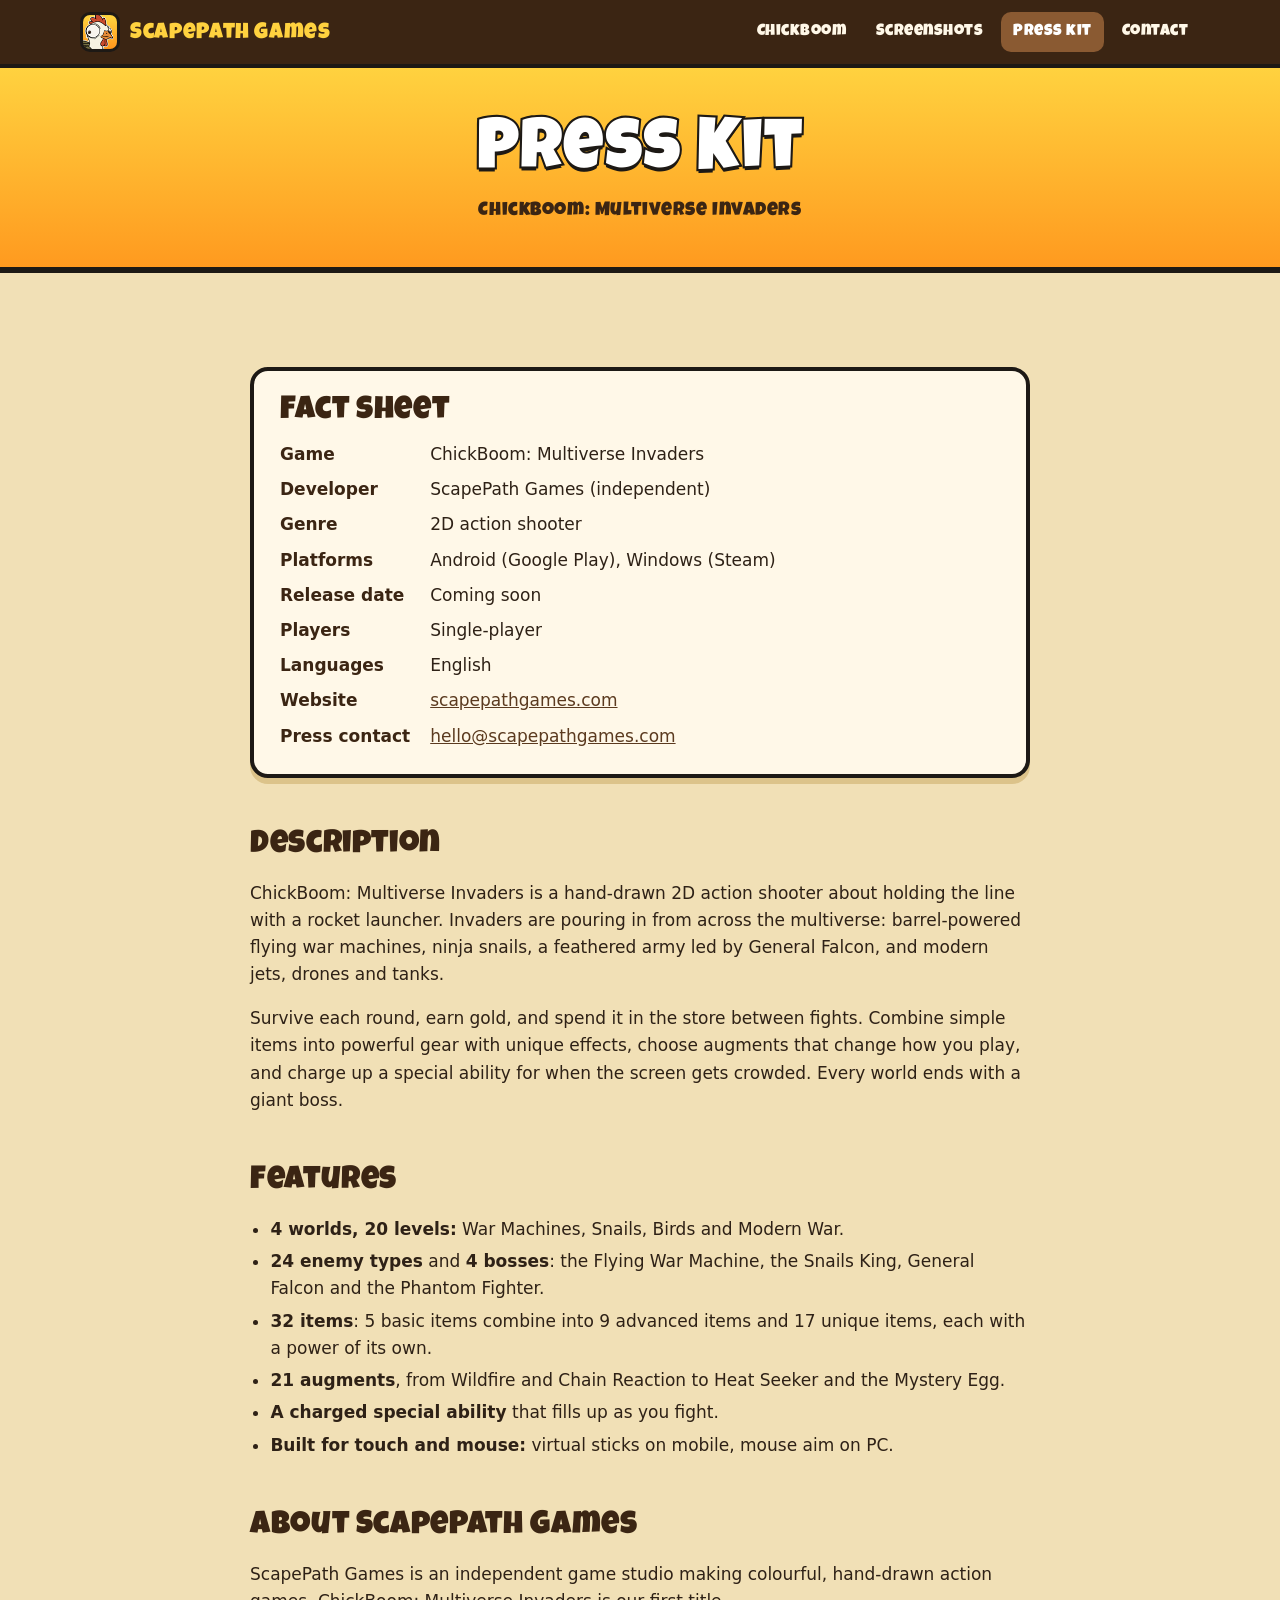
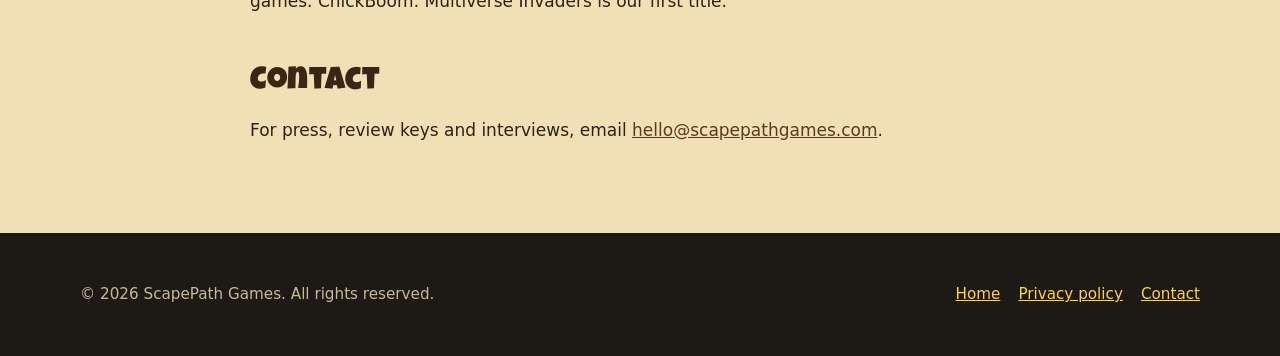
<file: press.html>
<!doctype html>
<html lang="en">
<head>
  <meta charset="utf-8">
  <meta name="viewport" content="width=device-width, initial-scale=1">
  <title>Press Kit | ChickBoom by ScapePath Games</title>
  <meta name="description" content="Press kit for ChickBoom: Multiverse Invaders by ScapePath Games: fact sheet, description, features and contact.">
  <meta name="theme-color" content="#3b2513">
  <link rel="canonical" href="https://scapepathgames.com/press.html">
  <link rel="icon" type="image/png" href="images/favicon-64.png">
  <link rel="apple-touch-icon" href="images/apple-touch-icon.png">
  <link rel="stylesheet" href="css/style.css">
  <meta property="og:title" content="ChickBoom Press Kit">
  <meta property="og:image" content="https://scapepathgames.com/images/chickboom-banner.jpg">
</head>
<body>
  <a class="visually-hidden" href="#main">Skip to content</a>
  <header class="site-header">
    <div class="wrap">
      <a class="brand" href="./" aria-label="ScapePath Games home">
        <img src="images/favicon-64.png" alt="" width="40" height="40">
        <span>ScapePath Games</span>
      </a>
      <nav class="nav" aria-label="Main">
        <a href="./#chickboom">ChickBoom</a>
        <a href="./#screenshots">Screenshots</a>
        <a href="press.html" aria-current="page">Press kit</a>
        <a href="./#contact">Contact</a>
      </nav>
    </div>
  </header>

  <main id="main">
    <div class="page-hero">
      <div class="wrap">
        <h1 class="outlined">Press Kit</h1>
        <p>ChickBoom: Multiverse Invaders</p>
      </div>
    </div>

    <section>
      <div class="wrap prose">
        <div class="panel">
          <h2 style="margin-top:0">Fact sheet</h2>
          <dl class="facts">
            <dt>Game</dt><dd>ChickBoom: Multiverse Invaders</dd>
            <dt>Developer</dt><dd>ScapePath Games (independent)</dd>
            <dt>Genre</dt><dd>2D action shooter</dd>
            <dt>Platforms</dt><dd>Android (Google Play), Windows (Steam)</dd>
            <dt>Release date</dt><dd>Coming soon</dd>
            <dt>Players</dt><dd>Single-player</dd>
            <dt>Languages</dt><dd>English</dd>
            <dt>Website</dt><dd><a href="https://scapepathgames.com">scapepathgames.com</a></dd>
            <dt>Press contact</dt><dd><a href="mailto:hello@scapepathgames.com">hello@scapepathgames.com</a></dd>
          </dl>
        </div>

        <h2>Description</h2>
        <p>
          ChickBoom: Multiverse Invaders is a hand-drawn 2D action shooter about holding the line with a
          rocket launcher. Invaders are pouring in from across the multiverse: barrel-powered
          flying war machines, ninja snails, a feathered army led by General Falcon, and modern jets,
          drones and tanks.
        </p>
        <p>
          Survive each round, earn gold, and spend it in the store between fights. Combine simple items
          into powerful gear with unique effects, choose augments that change how you play, and charge
          up a special ability for when the screen gets crowded. Every world ends with a giant boss.
        </p>

        <h2>Features</h2>
        <ul>
          <li><strong>4 worlds, 20 levels:</strong> War Machines, Snails, Birds and Modern War.</li>
          <li><strong>24 enemy types</strong> and <strong>4 bosses</strong>: the Flying War Machine, the Snails King, General Falcon and the Phantom Fighter.</li>
          <li><strong>32 items</strong>: 5 basic items combine into 9 advanced items and 17 unique items, each with a power of its own.</li>
          <li><strong>21 augments</strong>, from Wildfire and Chain Reaction to Heat Seeker and the Mystery Egg.</li>
          <li><strong>A charged special ability</strong> that fills up as you fight.</li>
          <li><strong>Built for touch and mouse:</strong> virtual sticks on mobile, mouse aim on PC.</li>
        </ul>

        <h2>About ScapePath Games</h2>
        <p>
          ScapePath Games is an independent game studio making colourful, hand-drawn action games.
          ChickBoom: Multiverse Invaders is our first title.
        </p>

        <h2>Contact</h2>
        <p>For press, review keys and interviews, email <a href="mailto:hello@scapepathgames.com">hello@scapepathgames.com</a>.</p>
      </div>
    </section>
  </main>

  <footer class="site-footer">
    <div class="wrap">
      <p>&copy; 2026 ScapePath Games. All rights reserved.</p>
      <nav aria-label="Footer">
        <a href="./">Home</a>
        <a href="privacy.html">Privacy policy</a>
        <a href="mailto:hello@scapepathgames.com">Contact</a>
      </nav>
    </div>
  </footer>
</body>
</html>
</file>
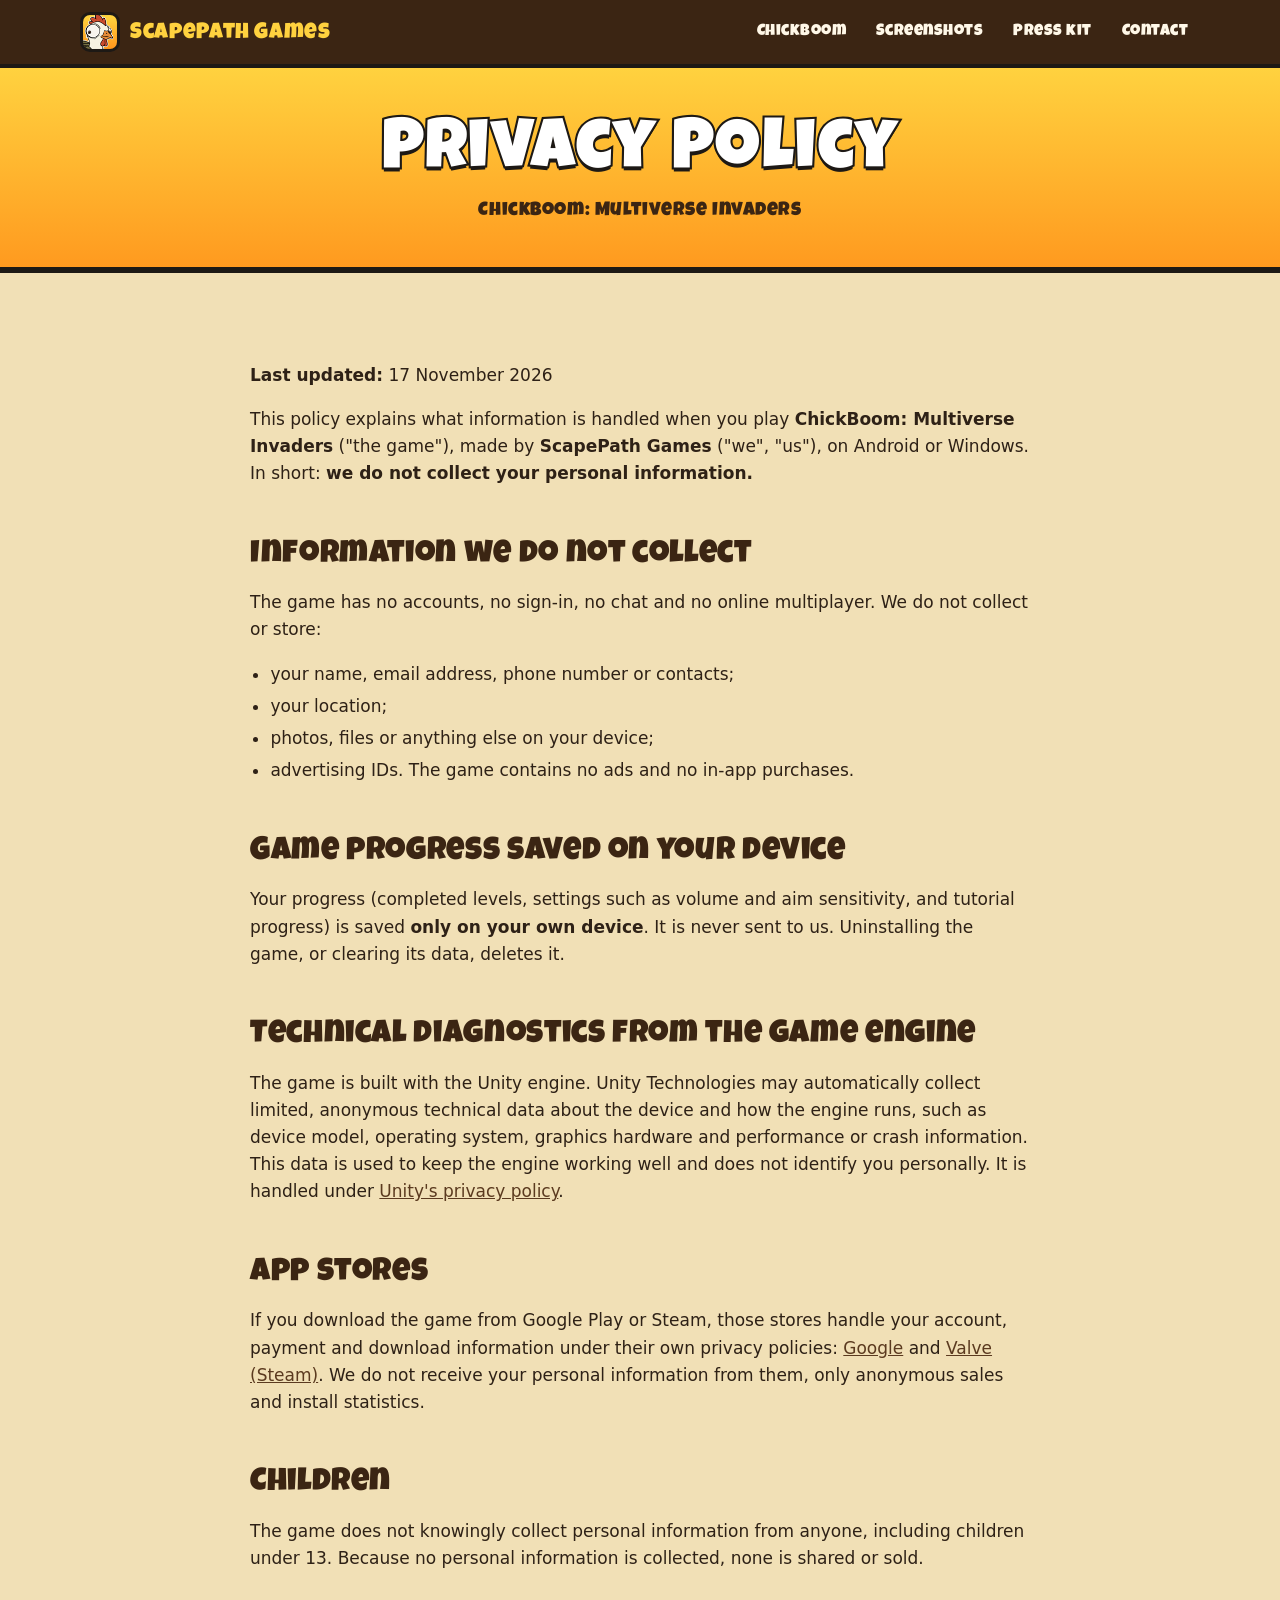
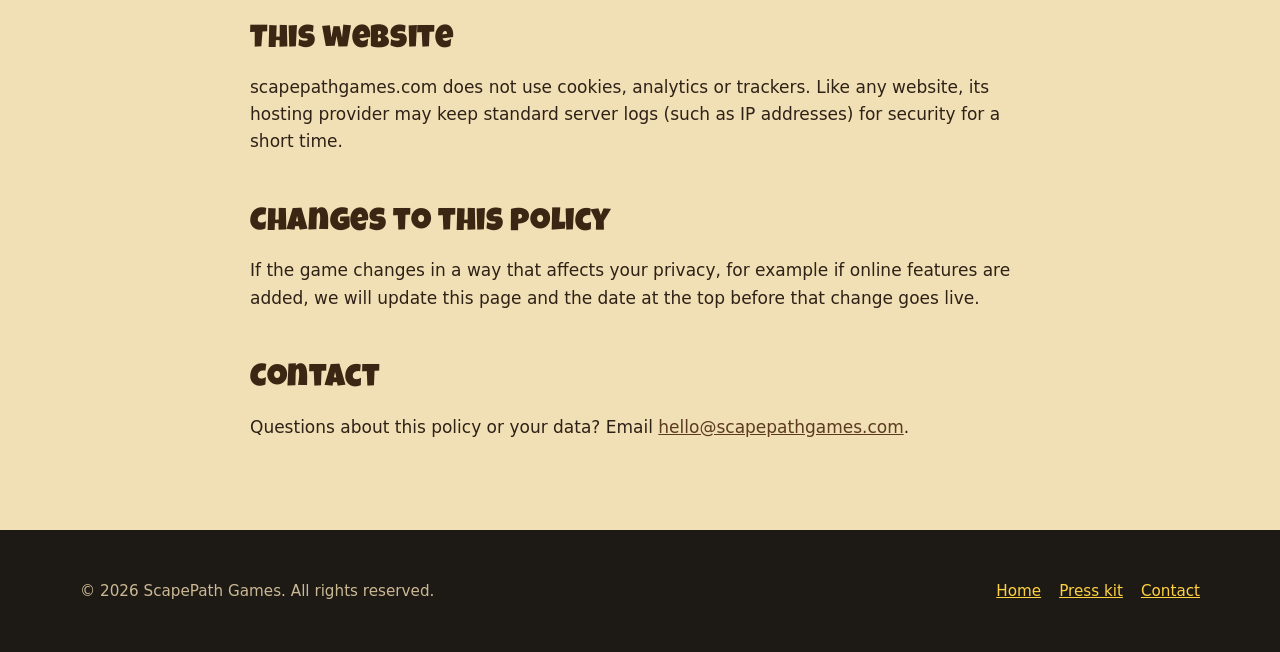
<file: privacy.html>
<!doctype html>
<html lang="en">
<head>
  <meta charset="utf-8">
  <meta name="viewport" content="width=device-width, initial-scale=1">
  <title>Privacy Policy | ScapePath Games</title>
  <meta name="description" content="Privacy policy for ChickBoom: Multiverse Invaders and other games by ScapePath Games.">
  <meta name="theme-color" content="#3b2513">
  <link rel="canonical" href="https://scapepathgames.com/privacy.html">
  <link rel="icon" type="image/png" href="images/favicon-64.png">
  <link rel="apple-touch-icon" href="images/apple-touch-icon.png">
  <link rel="stylesheet" href="css/style.css">
</head>
<body>
  <a class="visually-hidden" href="#main">Skip to content</a>
  <header class="site-header">
    <div class="wrap">
      <a class="brand" href="./" aria-label="ScapePath Games home">
        <img src="images/favicon-64.png" alt="" width="40" height="40">
        <span>ScapePath Games</span>
      </a>
      <nav class="nav" aria-label="Main">
        <a href="./#chickboom">ChickBoom</a>
        <a href="./#screenshots">Screenshots</a>
        <a href="press.html">Press kit</a>
        <a href="./#contact">Contact</a>
      </nav>
    </div>
  </header>

  <main id="main">
    <div class="page-hero">
      <div class="wrap">
        <h1 class="outlined">Privacy Policy</h1>
        <p>ChickBoom: Multiverse Invaders</p>
      </div>
    </div>

    <section>
      <div class="wrap prose">
        <p><strong>Last updated:</strong> 17 November 2026</p>
        <p>
          This policy explains what information is handled when you play
          <strong>ChickBoom: Multiverse Invaders</strong> ("the game"), made by
          <strong>ScapePath Games</strong> ("we", "us"), on Android or Windows.
          In short: <strong>we do not collect your personal information.</strong>
        </p>

        <h2>Information we do not collect</h2>
        <p>The game has no accounts, no sign-in, no chat and no online multiplayer. We do not collect or store:</p>
        <ul>
          <li>your name, email address, phone number or contacts;</li>
          <li>your location;</li>
          <li>photos, files or anything else on your device;</li>
          <li>advertising IDs. The game contains no ads and no in-app purchases.</li>
        </ul>

        <h2>Game progress saved on your device</h2>
        <p>
          Your progress (completed levels, settings such as volume and aim sensitivity, and tutorial progress)
          is saved <strong>only on your own device</strong>. It is never sent to us. Uninstalling the game,
          or clearing its data, deletes it.
        </p>

        <h2>Technical diagnostics from the game engine</h2>
        <p>
          The game is built with the Unity engine. Unity Technologies may automatically collect limited,
          anonymous technical data about the device and how the engine runs, such as device model,
          operating system, graphics hardware and performance or crash information. This data is used to
          keep the engine working well and does not identify you personally. It is handled under
          <a href="https://unity.com/legal/game-player-and-app-user-privacy-policy" rel="noopener">Unity's privacy policy</a>.
        </p>

        <h2>App stores</h2>
        <p>
          If you download the game from Google Play or Steam, those stores handle your account, payment and
          download information under their own privacy policies:
          <a href="https://policies.google.com/privacy" rel="noopener">Google</a> and
          <a href="https://store.steampowered.com/privacy_agreement/" rel="noopener">Valve (Steam)</a>.
          We do not receive your personal information from them, only anonymous sales and install statistics.
        </p>

        <h2>Children</h2>
        <p>
          The game does not knowingly collect personal information from anyone, including children under 13.
          Because no personal information is collected, none is shared or sold.
        </p>

        <h2>This website</h2>
        <p>
          scapepathgames.com does not use cookies, analytics or trackers. Like any website, its hosting
          provider may keep standard server logs (such as IP addresses) for security for a short time.
        </p>

        <h2>Changes to this policy</h2>
        <p>
          If the game changes in a way that affects your privacy, for example if online features are added,
          we will update this page and the date at the top before that change goes live.
        </p>

        <h2>Contact</h2>
        <p>
          Questions about this policy or your data? Email
          <a href="mailto:hello@scapepathgames.com">hello@scapepathgames.com</a>.
        </p>
      </div>
    </section>
  </main>

  <footer class="site-footer">
    <div class="wrap">
      <p>&copy; 2026 ScapePath Games. All rights reserved.</p>
      <nav aria-label="Footer">
        <a href="./">Home</a>
        <a href="press.html">Press kit</a>
        <a href="mailto:hello@scapepathgames.com">Contact</a>
      </nav>
    </div>
  </footer>
</body>
</html>
</file>
<file: css/style.css>
/* ScapePath Games: styled after ChickBoom itself — warm orange sky, dark wood frames, parchment cards,
   Luckiest Guy headings with a thick ink outline, like the game's UI. */

@font-face {
  font-family: "Luckiest Guy";
  src: url("../fonts/LuckiestGuy-Regular.ttf") format("truetype");
  font-display: swap;
}

:root {
  --sun: #ffd23f;
  --orange: #ff9a1f;
  --orange-deep: #f07c12;
  --ink: #1d1915;
  --wood: #5b3a1f;
  --wood-dark: #3b2513;
  --wood-light: #8a5a32;
  --parchment: #f1e0b6;
  --parchment-dark: #dcc38a;
  --cream: #fff8e8;
  --green: #4e8a2c;
  --green-dark: #35631b;
  --red: #c8463a;
  --text: #2e2116;
  --muted: #6b5640;
  --radius: 18px;
  --wrap: 1120px;
  --display: "Luckiest Guy", "Arial Rounded MT Bold", "Trebuchet MS", sans-serif;
  --body: system-ui, -apple-system, "Segoe UI", Roboto, "Helvetica Neue", Arial, sans-serif;
}

* { box-sizing: border-box; }
html { scroll-behavior: smooth; }
body {
  margin: 0;
  font-family: var(--body);
  font-size: 17px;
  line-height: 1.6;
  color: var(--text);
  background: var(--parchment);
  -webkit-font-smoothing: antialiased;
}
img { max-width: 100%; height: auto; display: block; }
a { color: var(--wood); }
a:hover { color: var(--orange-deep); }
.wrap { width: min(var(--wrap), 100% - 32px); margin-inline: auto; }
.visually-hidden { position: absolute; width: 1px; height: 1px; overflow: hidden; clip: rect(0 0 0 0); white-space: nowrap; }

/* Headings: game-style outlined lettering */
.display, h1, h2, h3 { font-family: var(--display); font-weight: 400; letter-spacing: 0.02em; line-height: 1.05; margin: 0 0 0.4em; }
.outlined {
  color: #fff;
  -webkit-text-stroke: 0.06em var(--ink);
  paint-order: stroke fill;
  text-shadow: 0 0.06em 0 var(--ink);
}
h2 { font-size: clamp(2rem, 4.5vw, 3rem); color: var(--wood-dark); }
h3 { font-size: 1.35rem; color: var(--wood-dark); }

/* ---------- Header ---------- */
.site-header {
  position: sticky; top: 0; z-index: 20;
  background: var(--wood-dark);
  border-bottom: 4px solid var(--ink);
}
.site-header .wrap { display: flex; align-items: center; justify-content: space-between; gap: 16px; min-height: 64px; }
.brand { display: flex; align-items: center; gap: 10px; text-decoration: none; }
.brand img { width: 40px; height: 40px; border-radius: 10px; border: 3px solid var(--ink); }
.brand span { font-family: var(--display); font-size: 1.35rem; color: var(--sun); letter-spacing: 0.03em; line-height: 1; padding-top: 4px; }
.nav { display: flex; gap: 6px; flex-wrap: wrap; justify-content: flex-end; }
.nav a {
  font-family: var(--display); font-size: 1rem; letter-spacing: 0.03em;
  color: var(--cream); text-decoration: none; padding: 8px 12px 6px; border-radius: 10px;
}
.nav a:hover, .nav a[aria-current="page"] { background: var(--wood-light); color: #fff; }

/* ---------- Hero ---------- */
.hero {
  position: relative; overflow: hidden;
  background: linear-gradient(180deg, var(--sun) 0%, var(--orange) 100%);
  border-bottom: 6px solid var(--ink);
}
.hero .wrap { position: relative; z-index: 1; display: grid; grid-template-columns: 1.15fr 0.85fr; align-items: center; gap: 24px; padding-block: 56px 40px; }
/* Soft sun rays, centered on the hero character at every screen width (the hero clips them) */
.hero-art { position: relative; }
.hero-art::before {
  content: ""; position: absolute; left: 50%; top: 50%; width: 400vmax; height: 400vmax; transform: translate(-50%, -50%);
  background: repeating-conic-gradient(from 0deg, rgba(255,255,255,0.10) 0 8deg, transparent 8deg 22deg);
  z-index: -1; pointer-events: none;
}
.eyebrow {
  display: inline-block; font-family: var(--display); font-size: 0.95rem; letter-spacing: 0.06em;
  background: var(--wood-dark); color: var(--sun); padding: 7px 14px 4px; border-radius: 999px; border: 3px solid var(--ink);
}
.hero h1 { font-size: clamp(3.4rem, 10vw, 6.8rem); margin: 18px 0 6px; }
.tagline { font-family: var(--display); font-size: clamp(1.3rem, 3.2vw, 2rem); color: var(--wood-dark); margin: 0 0 18px; letter-spacing: 0.03em; }
.hero p.lead { font-size: 1.12rem; max-width: 34em; color: #3a2a12; margin: 0 0 26px; }
.hero-art img { position: relative; width: 100%; max-width: 460px; margin-inline: auto; filter: drop-shadow(0 14px 0 rgba(29,25,21,0.18)); animation: bob 4s ease-in-out infinite; }
@keyframes bob { 0%,100% { transform: translateY(0) rotate(-1deg); } 50% { transform: translateY(-10px) rotate(1deg); } }
@media (prefers-reduced-motion: reduce) { .hero-art img { animation: none; } html { scroll-behavior: auto; } }

/* Store buttons (game-style chunky buttons) */
.stores { display: flex; flex-wrap: wrap; gap: 12px; }
.store-btn {
  display: inline-flex; align-items: center; gap: 12px;
  padding: 10px 18px 10px 14px; min-height: 58px;
  background: var(--ink); color: #fff; text-decoration: none;
  border-radius: 14px; border: 3px solid var(--ink);
  box-shadow: 0 5px 0 rgba(0,0,0,0.35);
  transition: transform 0.12s ease, box-shadow 0.12s ease;
}
.store-btn:hover { color: #fff; transform: translateY(-2px); box-shadow: 0 7px 0 rgba(0,0,0,0.35); }
.store-btn svg { width: 28px; height: 28px; flex: none; }
.store-btn small { display: block; font-size: 0.72rem; opacity: 0.8; letter-spacing: 0.04em; text-transform: uppercase; line-height: 1.2; }
.store-btn strong { display: block; font-size: 1.15rem; line-height: 1.15; }
.store-btn.soon { cursor: default; }
.store-btn.soon:hover { transform: none; box-shadow: 0 5px 0 rgba(0,0,0,0.35); }

/* ---------- Sections ---------- */
section { padding-block: 72px; }
.section-head { text-align: center; max-width: 720px; margin: 0 auto 40px; }
.section-head p { color: var(--muted); margin: 0; font-size: 1.08rem; }

.stats { display: grid; grid-template-columns: repeat(4, 1fr); gap: 14px; margin-top: 36px; }
.stat {
  text-align: center; background: var(--wood); color: var(--cream);
  border: 4px solid var(--ink); border-radius: var(--radius); padding: 16px 10px 12px;
  box-shadow: inset 0 0 0 3px var(--wood-light);
}
.stat b { display: block; font-family: var(--display); font-weight: 400; font-size: 2.4rem; color: var(--sun); line-height: 1; padding-top: 4px; }
.stat span { font-size: 0.95rem; }

/* Parchment cards */
.cards { display: grid; grid-template-columns: repeat(3, 1fr); gap: 20px; }
.card {
  background: var(--cream);
  border: 4px solid var(--ink); border-radius: var(--radius);
  padding: 22px 22px 20px;
  box-shadow: 0 6px 0 var(--parchment-dark);
}
.card img { width: 84px; height: 84px; object-fit: contain; margin-bottom: 10px; }
.card p { margin: 0; color: var(--muted); }

/* Filter buttons (augment types, item tiers) */
.filters { display: flex; flex-wrap: wrap; justify-content: center; gap: 8px; margin: -12px 0 28px; }
.filters button {
  font-family: var(--display); font-size: 1rem; letter-spacing: 0.03em; cursor: pointer;
  padding: 9px 16px 6px; border-radius: 999px; border: 3px solid var(--ink);
  background: var(--cream); color: var(--wood-dark); box-shadow: 0 3px 0 rgba(0,0,0,0.25);
}
.filters button[aria-pressed="true"] { background: var(--sun); color: var(--ink); }
.filters button:focus-visible { outline: 3px solid var(--sun); outline-offset: 2px; }
[hidden] { display: none !important; }

/* Augment cards: the art sits on the card color the game uses for its type */
.aug-grid { display: grid; grid-template-columns: repeat(3, 1fr); gap: 16px; }
.aug {
  display: grid; grid-template-columns: 64px 1fr; gap: 14px; align-items: start;
  background: var(--cream); color: var(--text); border: 4px solid var(--ink); border-radius: var(--radius); padding: 16px;
  box-shadow: 0 6px 0 rgba(0,0,0,0.25);
}
.aug-icon { width: 64px; height: 64px; border-radius: 14px; border: 3px solid var(--ink); display: grid; place-items: center; background: var(--type); }
.aug-icon img { width: 46px; height: 46px; }
.aug-health { --type: #962d2d; } .aug-power { --type: #7a4a1c; } .aug-special { --type: #1e3852; }
.aug h3 { font-size: 1.15rem; margin: 2px 0 4px; color: var(--type); }
.tag { display: inline-block; font-size: 0.75rem; font-weight: 700; letter-spacing: 0.05em; text-transform: uppercase; color: #fff; background: var(--type); border-radius: 999px; padding: 2px 9px; }
.aug ul { list-style: none; margin: 8px 0 0; padding: 0; font-size: 0.93rem; line-height: 1.45; }
.aug li { margin: 3px 0; padding-left: 14px; position: relative; }
.aug li::before { content: ""; position: absolute; left: 0; top: 0.55em; width: 6px; height: 6px; border-radius: 50%; background: var(--green); }
.aug li b { color: var(--green-dark); }
.aug li.bad { color: var(--red); }
.aug li.bad::before { background: var(--red); }

/* Item cards: stats, the unique power, what it's built from and what it builds into */
.item-grid { display: grid; grid-template-columns: repeat(3, 1fr); gap: 16px; }
.item {
  background: var(--cream); border: 4px solid var(--ink); border-radius: var(--radius); padding: 16px 16px 14px;
  box-shadow: 0 6px 0 var(--parchment-dark);
}
.item-unique { box-shadow: 0 6px 0 #d9a52a; }
.item-head { display: flex; align-items: center; gap: 12px; }
.item-head img { width: 64px; height: 64px; flex: none; }
.item h3 { font-size: 1.2rem; margin: 0 0 2px; }
.cost { font-weight: 700; font-size: 0.88rem; color: #a26a00; }
.stats-line { display: flex; flex-wrap: wrap; gap: 6px; margin: 10px 0 0; }
.stats-line span { font-size: 0.8rem; font-weight: 700; background: var(--parchment); border: 2px solid var(--parchment-dark); border-radius: 8px; padding: 1px 7px; }
.passive { margin-top: 10px; font-size: 0.92rem; line-height: 1.45; background: #fff3d0; border-left: 4px solid #d9a52a; border-radius: 6px; padding: 7px 10px; }
.passive b { color: var(--wood-dark); }
.recipe { display: flex; flex-wrap: wrap; align-items: center; gap: 4px 6px; margin: 10px 0 0; font-size: 0.85rem; }
.recipe .label { width: 100%; font-size: 0.72rem; font-weight: 700; letter-spacing: 0.05em; text-transform: uppercase; color: var(--muted); }
.part { display: inline-flex; align-items: center; gap: 4px; background: #fff; border: 2px solid var(--parchment-dark); border-radius: 999px; padding: 1px 9px 1px 2px; }
.part img { width: 26px; height: 26px; }
.plus { font-weight: 700; color: var(--muted); }

/* Wooden band */
.band { background: var(--wood); border-block: 6px solid var(--ink); color: var(--cream); }
.band h2 { color: #fff; }
.band .section-head p { color: #e9d7b6; }

/* Gallery */
.gallery { display: grid; grid-template-columns: repeat(3, 1fr); gap: 14px; }
.shot { padding: 0; border: 4px solid var(--ink); border-radius: 14px; overflow: hidden; background: var(--ink); cursor: zoom-in; display: block; width: 100%; }
.shot img { aspect-ratio: 16 / 9; object-fit: cover; width: 100%; transition: transform 0.25s ease; }
.shot:hover img, .shot:focus-visible img { transform: scale(1.04); }
.shot:focus-visible { outline: 4px solid var(--sun); outline-offset: 2px; }

dialog.lightbox { border: 0; padding: 0; background: transparent; max-width: min(1400px, 94vw); }
dialog.lightbox::backdrop { background: rgba(20, 14, 8, 0.88); }
dialog.lightbox img { border: 4px solid var(--ink); border-radius: 12px; max-height: 84vh; width: auto; margin: auto; }
dialog.lightbox figcaption { color: var(--cream); text-align: center; font-family: var(--display); font-size: 1.2rem; padding-top: 10px; letter-spacing: 0.03em; }
dialog.lightbox .close {
  position: fixed; top: 14px; right: 14px; width: 48px; height: 48px; border-radius: 50%;
  border: 3px solid var(--ink); background: var(--red); color: #fff; font-size: 1.6rem; line-height: 1; cursor: pointer;
}

/* Studio */
.studio { display: grid; grid-template-columns: 0.9fr 1.1fr; gap: 40px; align-items: center; }
.studio-art { background: linear-gradient(180deg, var(--sun), var(--orange)); border: 4px solid var(--ink); border-radius: 24px; padding: 24px; }
.studio-art img { border-radius: 16px; border: 4px solid var(--ink); }

/* Contact */
.contact { text-align: center; }
.btn {
  display: inline-block; font-family: var(--display); font-size: 1.25rem; letter-spacing: 0.03em;
  padding: 14px 26px 10px; border-radius: 14px; border: 3px solid var(--ink);
  background: var(--green); color: #fff; text-decoration: none;
  box-shadow: inset 0 -5px 0 var(--green-dark), 0 5px 0 rgba(0,0,0,0.3);
}
.btn:hover { color: #fff; background: #5a9b33; }
/* The email address is long: it shrinks and can break on narrow screens instead of pushing the page sideways */
.btn.email { max-width: 100%; overflow-wrap: anywhere; font-size: clamp(0.95rem, 4.6vw, 1.25rem); }
.btn.secondary { background: var(--wood-light); box-shadow: inset 0 -5px 0 var(--wood), 0 5px 0 rgba(0,0,0,0.3); }

/* ---------- Text pages (press, privacy) ---------- */
.page-hero { background: linear-gradient(180deg, var(--sun), var(--orange)); border-bottom: 6px solid var(--ink); text-align: center; padding-block: 48px 40px; }
.page-hero h1 { font-size: clamp(2.6rem, 7vw, 4.4rem); margin: 0 0 6px; }
.page-hero p { margin: 0; font-family: var(--display); color: var(--wood-dark); font-size: 1.2rem; letter-spacing: 0.03em; }
.prose { max-width: 780px; margin-inline: auto; }
.prose h2 { font-size: 2rem; margin-top: 1.6em; }
.prose h3 { margin-top: 1.4em; }
.prose ul { padding-left: 1.2em; }
.prose li { margin: 0.3em 0; }
.panel { background: var(--cream); border: 4px solid var(--ink); border-radius: var(--radius); padding: 24px 26px; margin: 22px 0; box-shadow: 0 6px 0 var(--parchment-dark); }
.facts { display: grid; grid-template-columns: max-content 1fr; gap: 8px 20px; margin: 0; }
.facts dt { font-weight: 700; color: var(--wood-dark); }
.facts dd { margin: 0; }

/* ---------- Footer ---------- */
.site-footer { background: var(--ink); color: #cbb994; padding-block: 34px; font-size: 0.95rem; }
.site-footer .wrap { display: flex; flex-wrap: wrap; justify-content: space-between; gap: 14px 30px; align-items: center; }
.site-footer a { color: var(--sun); }
.site-footer nav { display: flex; gap: 18px; flex-wrap: wrap; }

/* ---------- Responsive ---------- */
@media (max-width: 900px) {
  .hero .wrap { grid-template-columns: 1fr; text-align: center; padding-block: 40px 32px; }
  .hero p.lead { margin-inline: auto; }
  .stores { justify-content: center; }
  .hero-art { order: -1; }
  .hero-art img { max-width: 300px; }
  .cards { grid-template-columns: 1fr 1fr; }
  .gallery { grid-template-columns: 1fr 1fr; }
  .aug-grid, .item-grid { grid-template-columns: 1fr 1fr; }
  .studio { grid-template-columns: 1fr; }
}
@media (max-width: 600px) {
  body { font-size: 16px; }
  section { padding-block: 52px; }
  .site-header { position: static; }
  .site-header .wrap { flex-direction: column; justify-content: center; padding-block: 10px 6px; gap: 4px; }
  .nav { flex-wrap: nowrap; justify-content: center; gap: 0; }
  .nav a { font-size: 0.8rem; padding: 6px 7px 4px; white-space: nowrap; }
  .stats { grid-template-columns: 1fr 1fr; }
  .cards, .gallery, .aug-grid, .item-grid { grid-template-columns: 1fr; }
  .facts { grid-template-columns: 1fr; gap: 2px; }
  .facts dd { margin-bottom: 10px; }
  .store-btn { width: 100%; justify-content: center; }
  .btn.email { padding: 12px 16px 9px; }
  .nav { flex-wrap: wrap; }
}
</file>
